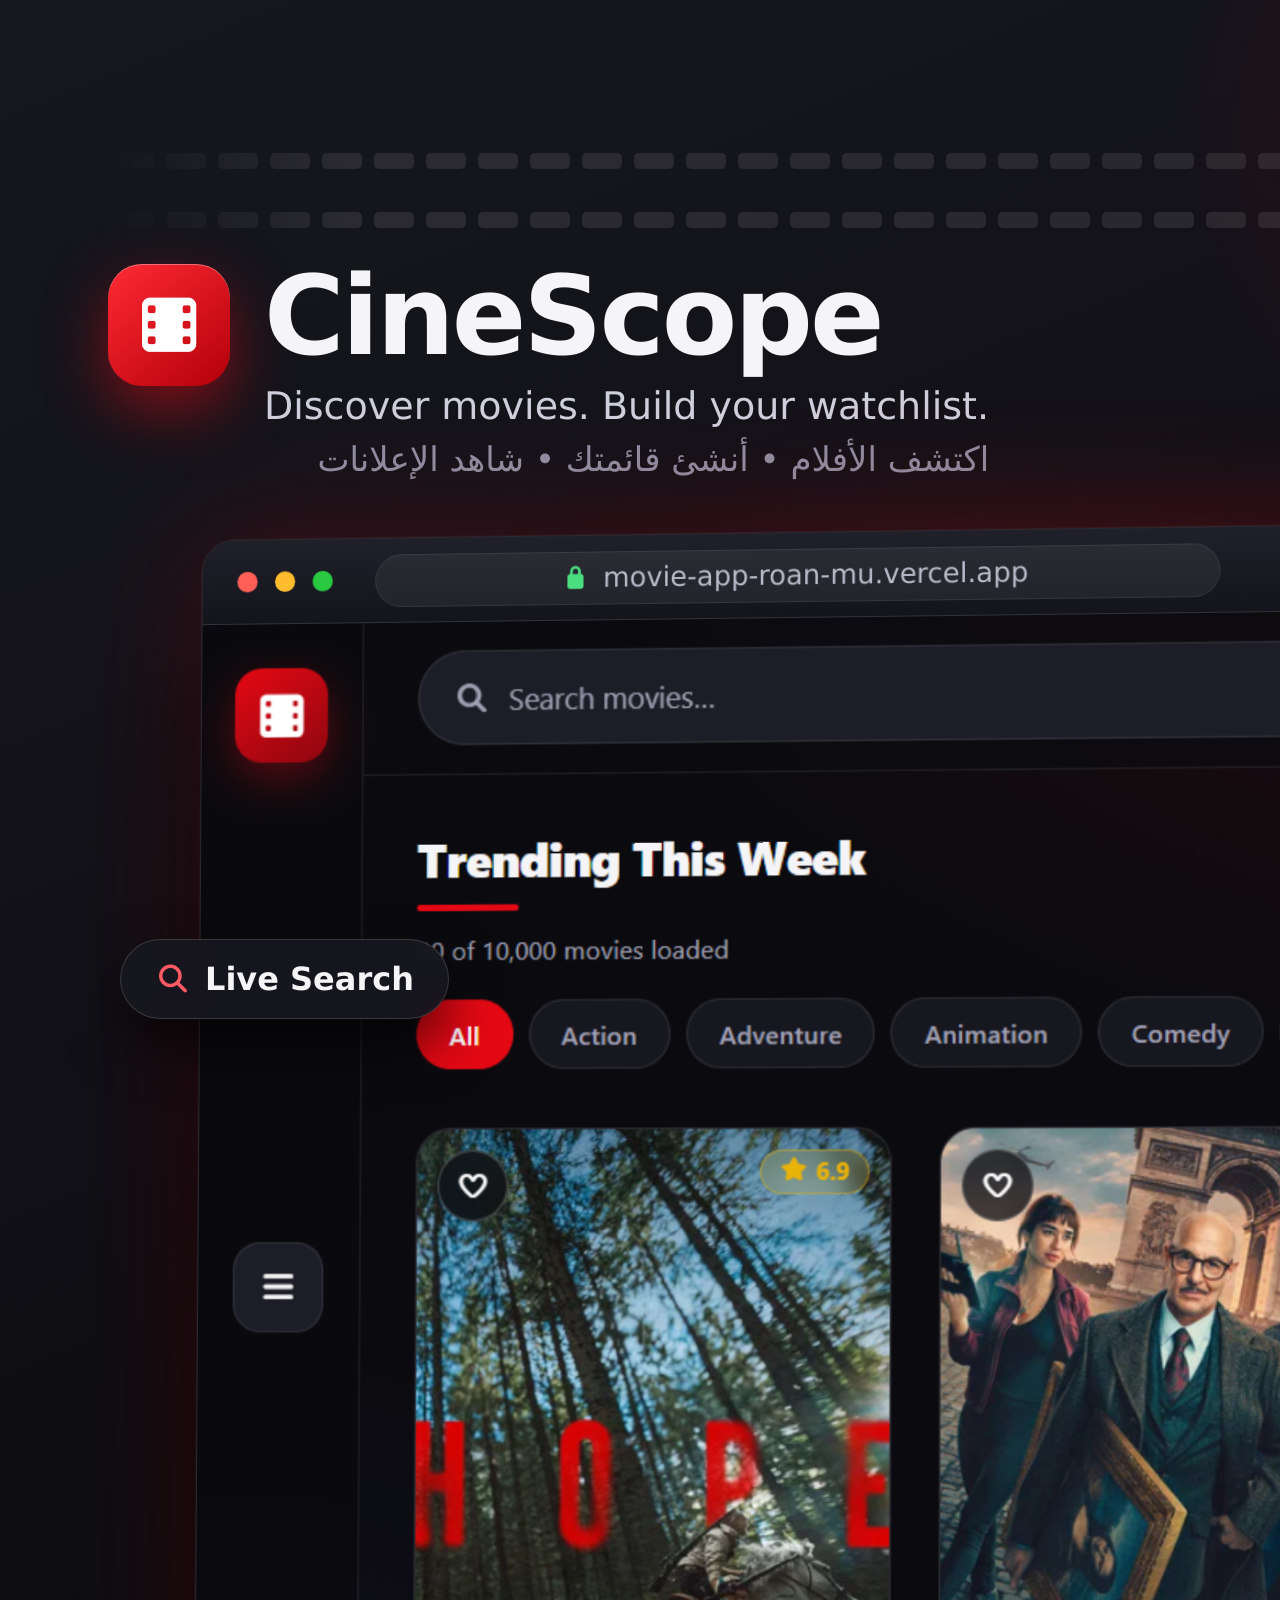
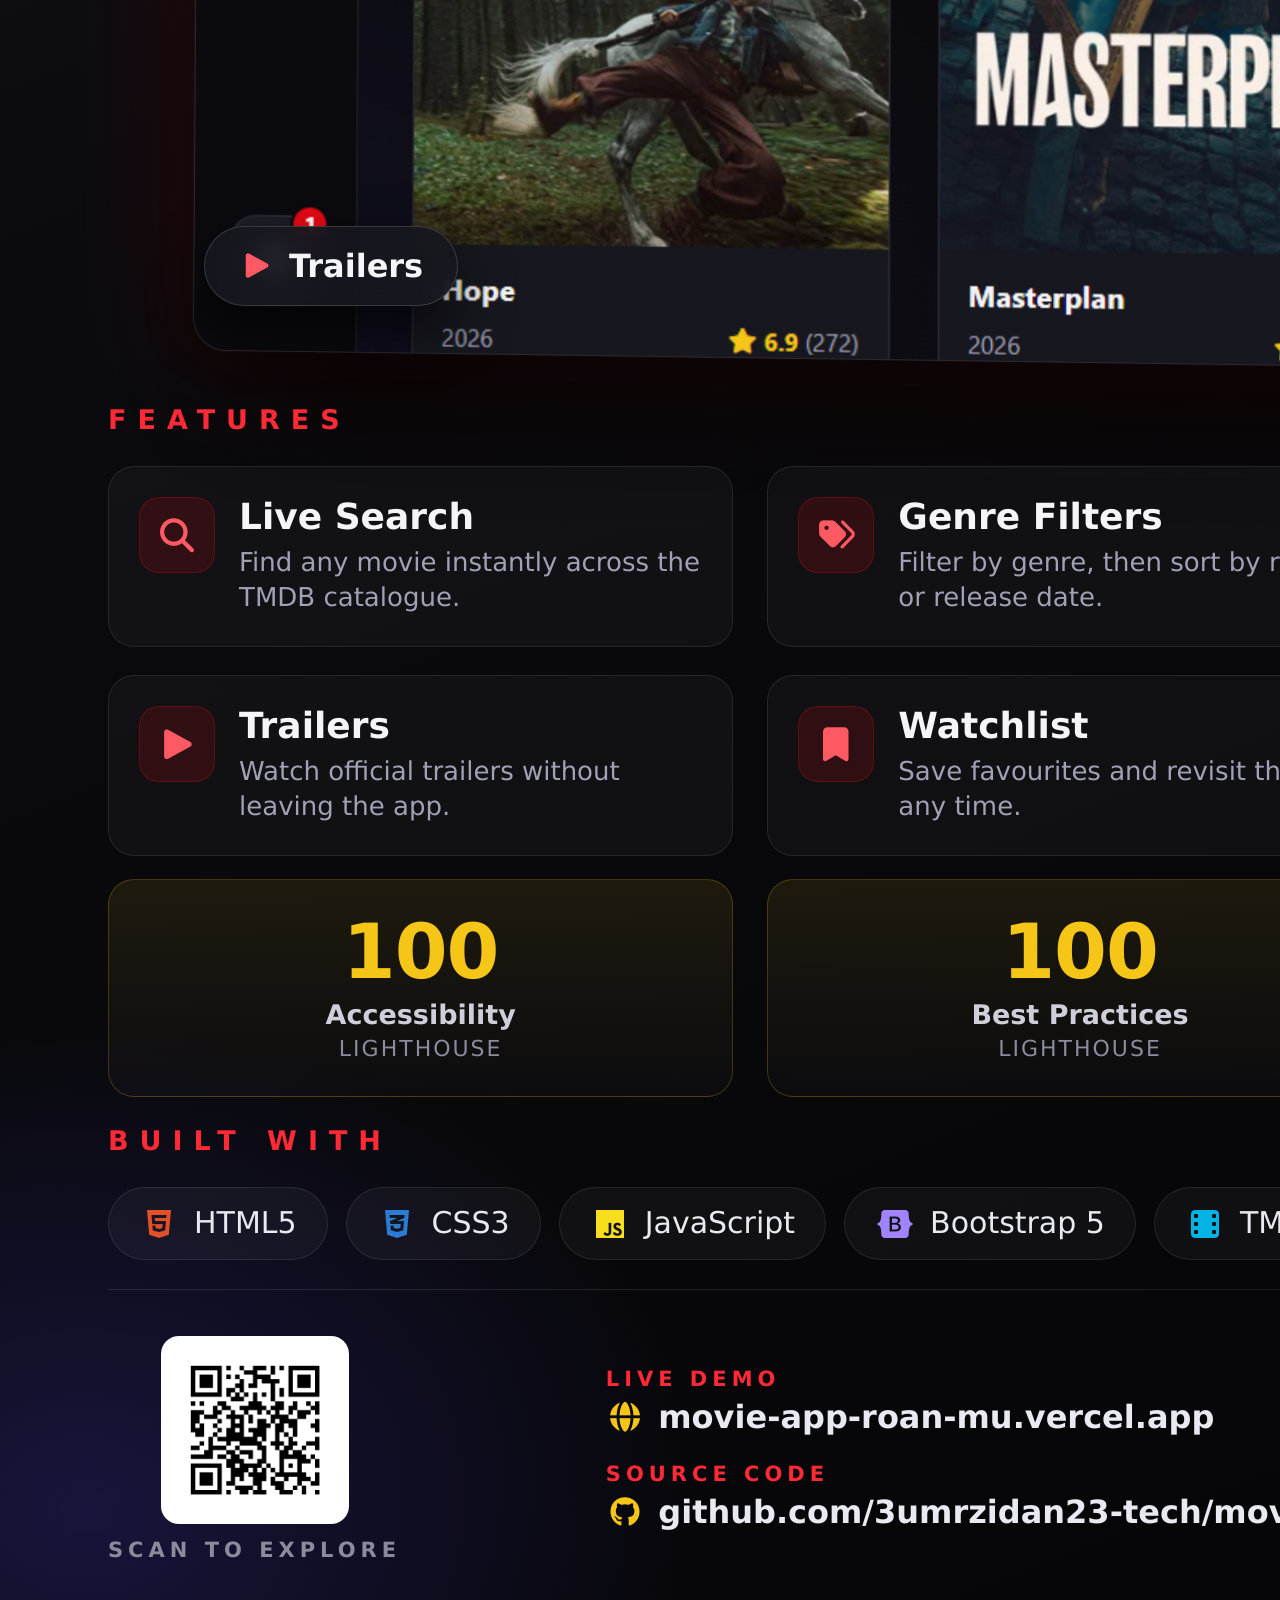
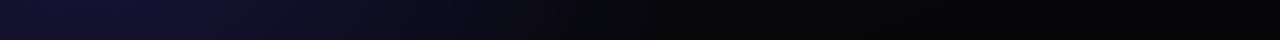
<file: design/poster.html>
<!doctype html>
<html lang="en">
<head>
<meta charset="utf-8">
<title>CineScope Poster</title>
<link rel="stylesheet" href="../css/all.min.css">
<style>
  :root{
    --bg:#0b0b0f;
    --surface:#17171f;
    --border:rgba(255,255,255,.09);
    --text:#f5f5f7;
    --muted:#a1a1b5;
    --accent:#e50914;
    --accent-2:#ff2a35;
    --gold:#f5c518;
    --green:#4ade80;
    --blue:#5a46ff;
  }
  *{box-sizing:border-box;}
  html,body{margin:0;padding:0;background:#050507;}
  body{
    width:2160px;
    height:3240px;
    font-family:"Segoe UI",system-ui,-apple-system,"Helvetica Neue",Arial,sans-serif;
    color:var(--text);
    -webkit-font-smoothing:antialiased;
    text-rendering:geometricPrecision;
  }
  ::-webkit-scrollbar{display:none;}

  #poster{
    position:relative;
    width:2160px;
    height:3240px;
    padding:88px 108px 78px;
    overflow:hidden;
    display:flex;
    flex-direction:column;
    justify-content:space-between;
    background:
      radial-gradient(1100px 760px at 86% 4%, rgba(229,9,20,.30), transparent 62%),
      radial-gradient(1000px 780px at 4% 96%, rgba(90,70,255,.20), transparent 62%),
      radial-gradient(900px 700px at 50% 46%, rgba(245,197,24,.07), transparent 66%),
      linear-gradient(158deg,#17171f 0%,#0b0b0f 46%,#050507 100%);
  }

  /* ---------- texture / atmosphere ---------- */
  .grain{
    position:absolute;inset:0;z-index:1;pointer-events:none;opacity:.055;mix-blend-mode:overlay;
    background-image:url("data:image/svg+xml,%3Csvg xmlns='http://www.w3.org/2000/svg' width='320' height='320'%3E%3Cfilter id='n'%3E%3CfeTurbulence type='fractalNoise' baseFrequency='.8' numOctaves='3' stitchTiles='stitch'/%3E%3C/filter%3E%3Crect width='100%25' height='100%25' filter='url(%23n)'/%3E%3C/svg%3E");
  }
  .vignette{
    position:absolute;inset:0;z-index:2;pointer-events:none;
    background:radial-gradient(ellipse at 50% 42%, transparent 48%, rgba(0,0,0,.62) 100%);
  }
  .filmstrip{
    position:absolute;left:0;right:0;height:30px;z-index:3;opacity:.5;
    background-image:url("data:image/svg+xml,%3Csvg xmlns='http://www.w3.org/2000/svg' width='52' height='30'%3E%3Crect x='6' y='7' width='40' height='16' rx='5' fill='rgba(255,255,255,.18)'/%3E%3C/svg%3E");
    background-repeat:repeat-x;
    -webkit-mask-image:linear-gradient(90deg,transparent,#000 12%,#000 88%,transparent);
    mask-image:linear-gradient(90deg,transparent,#000 12%,#000 88%,transparent);
  }
  .filmstrip.top{top:0;}
  .filmstrip.bottom{bottom:0;}

  #poster > *{position:relative;z-index:4;}

  /* ---------- header ---------- */
  .head{display:flex;align-items:flex-start;justify-content:space-between;gap:40px;}
  .head-left{display:flex;align-items:flex-start;gap:34px;}
  .logo{
    width:122px;height:122px;border-radius:34px;flex:none;
    display:flex;align-items:center;justify-content:center;
    font-size:62px;color:#fff;
    background:linear-gradient(140deg,#ff2a35,#b30008);
    box-shadow:0 24px 60px rgba(229,9,20,.5), inset 0 1px 0 rgba(255,255,255,.35);
  }
  h1{font-size:110px;line-height:.95;margin:0 0 16px;letter-spacing:-3px;font-weight:800;}
  .tagline{font-size:38px;color:#cfcfdb;margin:0;font-weight:400;}
  .tagline-ar{font-size:34px;color:#8f8fa3;margin:12px 0 0;font-weight:400;}
  .head-right{text-align:right;display:flex;flex-direction:column;align-items:flex-end;gap:20px;padding-top:12px;}
  .kicker{
    display:inline-flex;align-items:center;gap:16px;
    font-size:25px;letter-spacing:5px;font-weight:600;color:#e9e9f1;
    border:1px solid var(--border);border-radius:999px;padding:16px 26px;
    background:rgba(255,255,255,.03);
  }
  .kicker-dot{width:14px;height:14px;border-radius:50%;background:var(--accent);box-shadow:0 0 18px var(--accent);}
  .year{font-size:28px;letter-spacing:8px;color:#6f6f82;}

  /* ---------- hero ---------- */
  .hero{position:relative;display:flex;align-items:center;justify-content:center;padding:16px 0;}
  .hero::before{
    content:"";position:absolute;inset:-40px 40px;z-index:-1;
    background:radial-gradient(ellipse at 50% 45%, rgba(229,9,20,.26), transparent 66%);
    filter:blur(46px);
  }
  .mockup{
    width:1800px;border-radius:34px;overflow:hidden;
    border:1px solid rgba(255,255,255,.11);
    background:#0f0f14;
    box-shadow:0 90px 150px rgba(0,0,0,.72), 0 0 0 1px rgba(255,255,255,.04), 0 0 130px rgba(229,9,20,.24);
    transform:perspective(3600px) rotateY(-4deg) rotateX(1.2deg);
  }
  .chrome{
    height:86px;display:flex;align-items:center;gap:18px;padding:0 36px;
    background:linear-gradient(180deg,#20202b,#14141b);
    border-bottom:1px solid rgba(255,255,255,.08);
  }
  .dot{width:21px;height:21px;border-radius:50%;flex:none;}
  .d1{background:#ff5f57;} .d2{background:#febc2e;} .d3{background:#28c840;}
  .url{
    margin-left:26px;flex:1;max-width:860px;height:54px;border-radius:999px;
    display:flex;align-items:center;justify-content:center;gap:14px;
    background:rgba(255,255,255,.06);border:1px solid rgba(255,255,255,.08);
    font-size:28px;color:#b9b9c9;
  }
  .url i{font-size:22px;color:var(--green);}
  .mockup img{display:block;width:100%;height:1347px;object-fit:cover;object-position:top center;}

  .chip{
    position:absolute;z-index:6;display:inline-flex;align-items:center;gap:15px;
    padding:20px 34px;border-radius:999px;font-size:32px;font-weight:600;color:var(--text);
    background:rgba(23,23,31,.92);border:1px solid rgba(255,255,255,.15);
    box-shadow:0 26px 54px rgba(0,0,0,.6);
    -webkit-backdrop-filter:blur(12px);backdrop-filter:blur(12px);
  }
  .chip i{font-size:28px;}
  .chip1{top:36px;right:34px;}
  .chip2{top:430px;left:12px;}
  .chip3{bottom:190px;right:70px;}
  .chip4{bottom:70px;left:96px;}

  /* ---------- features ---------- */
  .section-label{font-size:27px;letter-spacing:11px;color:var(--accent-2);font-weight:700;margin:0 0 30px;}
  .grid{display:grid;grid-template-columns:repeat(3,1fr);gap:28px 34px;}
  .feature{
    display:flex;gap:24px;align-items:flex-start;padding:30px;
    background:rgba(255,255,255,.035);border:1px solid var(--border);border-radius:26px;
  }
  .feature .icon{
    flex:none;width:76px;height:76px;border-radius:20px;font-size:34px;
    display:flex;align-items:center;justify-content:center;
    color:#ff5a63;background:rgba(229,9,20,.14);border:1px solid rgba(229,9,20,.28);
  }
  .feature h3{font-size:36px;margin:0 0 8px;font-weight:700;}
  .feature p{font-size:26px;line-height:1.35;color:var(--muted);margin:0;}

  /* ---------- stats ---------- */
  .stats{display:grid;grid-template-columns:repeat(3,1fr);gap:34px;margin-top:-6px;}
  .stat{
    text-align:center;padding:34px 20px;border-radius:26px;
    background:linear-gradient(180deg,rgba(245,197,24,.09),rgba(255,255,255,.02));
    border:1px solid rgba(245,197,24,.22);
  }
  .stat .num{display:block;font-size:76px;font-weight:800;line-height:1;color:var(--gold);letter-spacing:-1px;}
  .stat .lbl{display:block;margin-top:10px;font-size:27px;color:#cfcfdb;font-weight:600;}
  .stat .sub{display:block;margin-top:6px;font-size:22px;color:#8b8b9e;letter-spacing:2px;}

  /* ---------- stack ---------- */
  .pills{display:flex;flex-wrap:wrap;gap:18px;}
  .pill{
    display:inline-flex;align-items:center;gap:15px;padding:18px 30px;border-radius:999px;
    font-size:30px;color:#e9e9f1;background:rgba(255,255,255,.04);border:1px solid var(--border);
  }
  .pill i{font-size:32px;}
  .vercel-mark{width:0;height:0;border-left:15px solid transparent;border-right:15px solid transparent;border-bottom:26px solid #fff;display:inline-block;}

  /* ---------- footer ---------- */
  .foot{
    display:flex;align-items:center;justify-content:space-between;gap:44px;
    border-top:1px solid rgba(255,255,255,.1);padding-top:46px;
  }
  .qr{display:flex;flex-direction:column;align-items:center;gap:14px;}
  .qr img{width:188px;height:188px;border-radius:18px;background:#fff;padding:12px;display:block;}
  .qr span{font-size:21px;letter-spacing:5px;color:#8b8b9e;font-weight:600;}
  .links{display:flex;flex-direction:column;gap:26px;}
  .link-label{display:block;font-size:21px;letter-spacing:5px;color:var(--accent-2);font-weight:700;margin-bottom:7px;}
  .link-value{display:flex;align-items:center;gap:15px;font-size:32px;color:#e9e9f1;font-weight:600;}
  .link-value i{color:var(--gold);font-size:30px;}
  .credit{text-align:right;font-size:25px;line-height:1.55;color:#8b8b9e;}
  .credit strong{color:#cfcfdb;font-weight:600;}
</style>
</head>
<body>
<div id="poster">
  <div class="grain"></div>
  <div class="vignette"></div>
  <div class="filmstrip top"></div>
  <div class="filmstrip bottom"></div>

  <header class="head">
    <div class="head-left">
      <div class="logo"><i class="fa-solid fa-film"></i></div>
      <div>
        <h1>CineScope</h1>
        <p class="tagline">Discover movies. Build your watchlist.</p>
        <p class="tagline-ar" dir="rtl" lang="ar">اكتشف الأفلام • أنشئ قائمتك • شاهد الإعلانات</p>
      </div>
    </div>
    <div class="head-right">
      <span class="kicker"><span class="kicker-dot"></span>FRONT-END MOVIE APP</span>
      <span class="year">2026</span>
    </div>
  </header>

  <section class="hero">
    <div class="mockup">
      <div class="chrome">
        <span class="dot d1"></span><span class="dot d2"></span><span class="dot d3"></span>
        <div class="url"><i class="fa-solid fa-lock"></i>movie-app-roan-mu.vercel.app</div>
      </div>
      <img src="site-shot.png" alt="CineScope app screenshot">
    </div>
    <span class="chip chip1"><i class="fa-solid fa-star" style="color:#f5c518"></i>8.4</span>
    <span class="chip chip2"><i class="fa-solid fa-magnifying-glass" style="color:#ff5a63"></i>Live Search</span>
    <span class="chip chip3"><i class="fa-solid fa-bookmark" style="color:#ff5a63"></i>Watchlist</span>
    <span class="chip chip4"><i class="fa-solid fa-play" style="color:#ff5a63"></i>Trailers</span>
  </section>

  <section class="features">
    <p class="section-label">FEATURES</p>
    <div class="grid">
      <div class="feature">
        <div class="icon"><i class="fa-solid fa-magnifying-glass"></i></div>
        <div><h3>Live Search</h3><p>Find any movie instantly across the TMDB catalogue.</p></div>
      </div>
      <div class="feature">
        <div class="icon"><i class="fa-solid fa-tags"></i></div>
        <div><h3>Genre Filters</h3><p>Filter by genre, then sort by rating or release date.</p></div>
      </div>
      <div class="feature">
        <div class="icon"><i class="fa-solid fa-circle-info"></i></div>
        <div><h3>Movie Details</h3><p>Runtime, genres, cast, director, ratings and more.</p></div>
      </div>
      <div class="feature">
        <div class="icon"><i class="fa-solid fa-play"></i></div>
        <div><h3>Trailers</h3><p>Watch official trailers without leaving the app.</p></div>
      </div>
      <div class="feature">
        <div class="icon"><i class="fa-solid fa-bookmark"></i></div>
        <div><h3>Watchlist</h3><p>Save favourites and revisit them any time.</p></div>
      </div>
      <div class="feature">
        <div class="icon"><i class="fa-solid fa-mobile-screen"></i></div>
        <div><h3>Responsive</h3><p>A polished dark UI that works on any screen size.</p></div>
      </div>
    </div>
  </section>

  <section class="stats">
    <div class="stat"><span class="num">100</span><span class="lbl">Accessibility</span><span class="sub">LIGHTHOUSE</span></div>
    <div class="stat"><span class="num">100</span><span class="lbl">Best Practices</span><span class="sub">LIGHTHOUSE</span></div>
    <div class="stat"><span class="num">100</span><span class="lbl">SEO</span><span class="sub">LIGHTHOUSE</span></div>
  </section>

  <section class="stack">
    <p class="section-label">BUILT WITH</p>
    <div class="pills">
      <span class="pill"><i class="fa-brands fa-html5" style="color:#e34f26"></i>HTML5</span>
      <span class="pill"><i class="fa-brands fa-css3-alt" style="color:#2b7cd3"></i>CSS3</span>
      <span class="pill"><i class="fa-brands fa-js" style="color:#f7df1e"></i>JavaScript</span>
      <span class="pill"><i class="fa-brands fa-bootstrap" style="color:#a084ff"></i>Bootstrap 5</span>
      <span class="pill"><i class="fa-solid fa-film" style="color:#01b4e4"></i>TMDB API</span>
      <span class="pill"><span class="vercel-mark"></span>Vercel</span>
    </div>
  </section>

  <footer class="foot">
    <div class="qr">
      <img src="qr.png" alt="QR code to CineScope live demo">
      <span>SCAN TO EXPLORE</span>
    </div>
    <div class="links">
      <div class="link">
        <span class="link-label">LIVE DEMO</span>
        <span class="link-value"><i class="fa-solid fa-globe"></i>movie-app-roan-mu.vercel.app</span>
      </div>
      <div class="link">
        <span class="link-label">SOURCE CODE</span>
        <span class="link-value"><i class="fa-brands fa-github"></i>github.com/3umrzidan23-tech/movie-app</span>
      </div>
    </div>
    <div class="credit">Data &amp; images © <strong>TMDB</strong><br>Built as a front-end learning project</div>
  </footer>
</div>
</body>
</html>
</file>
